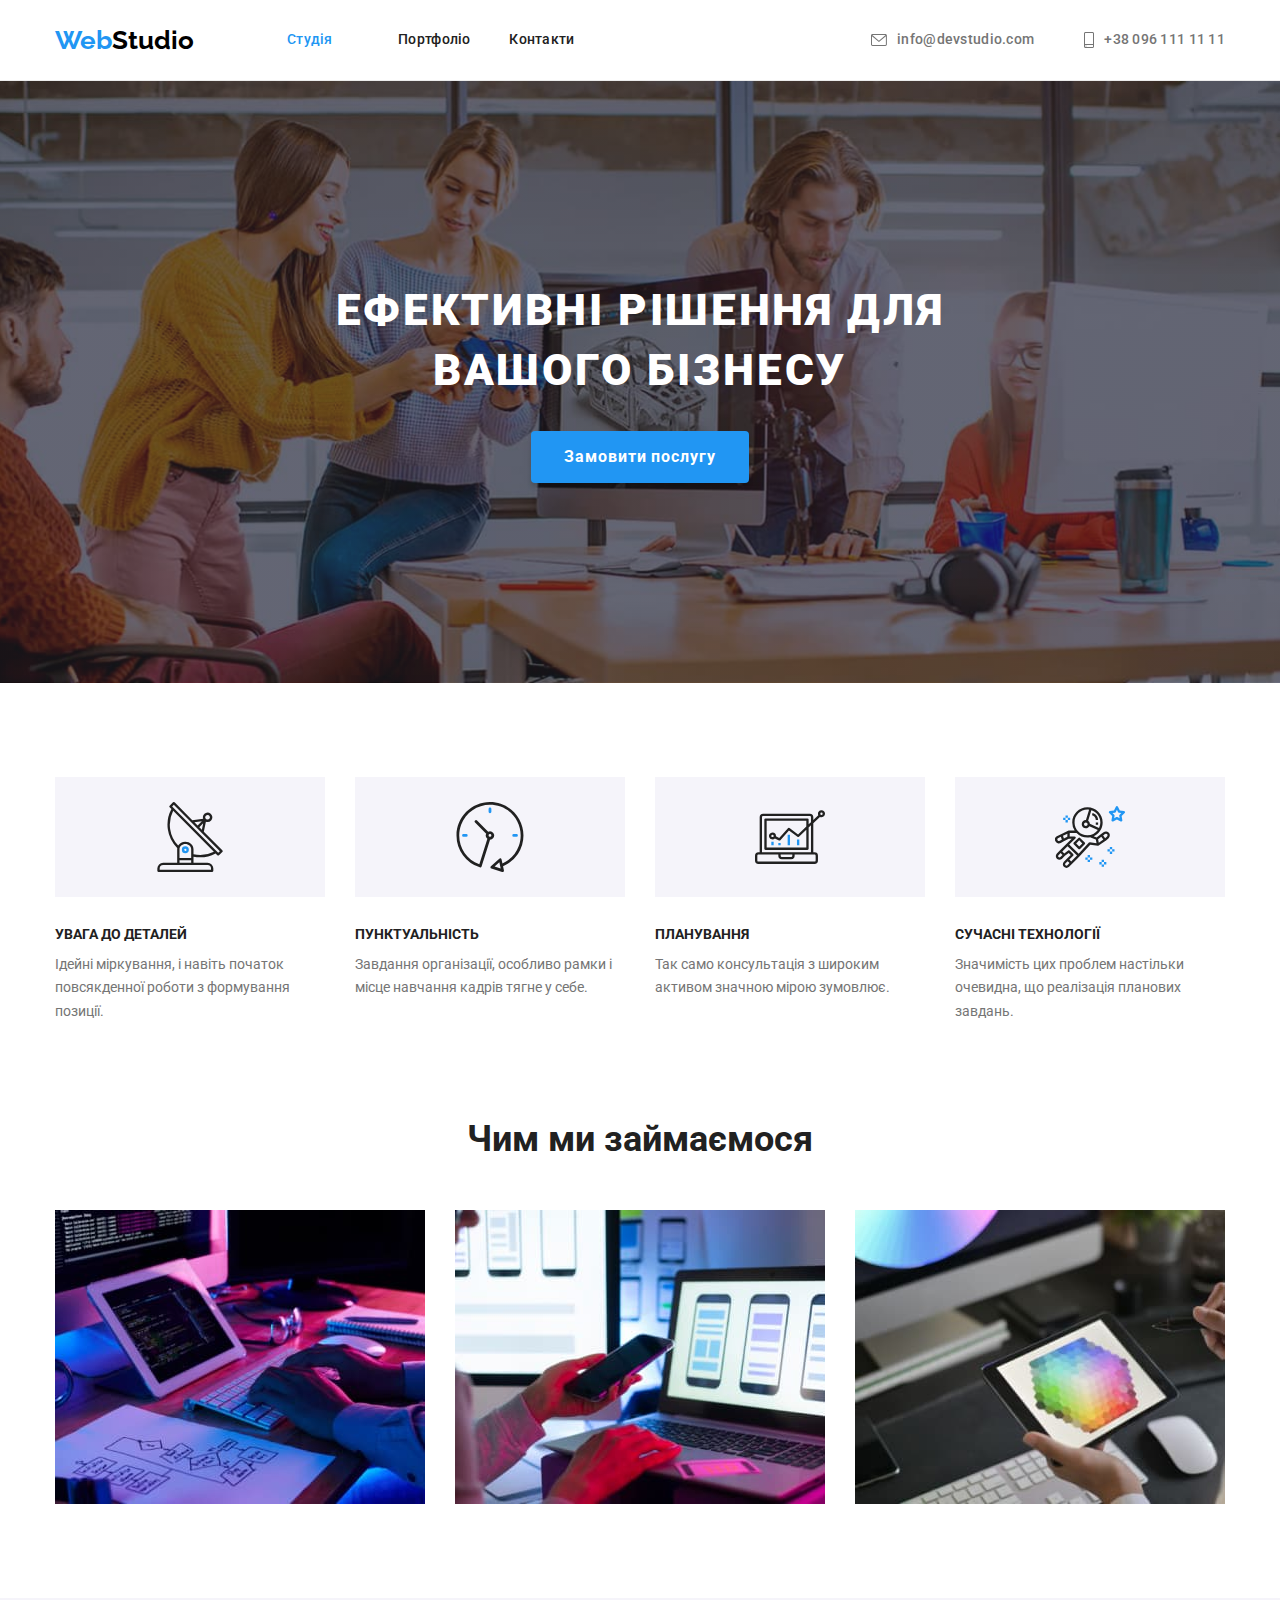
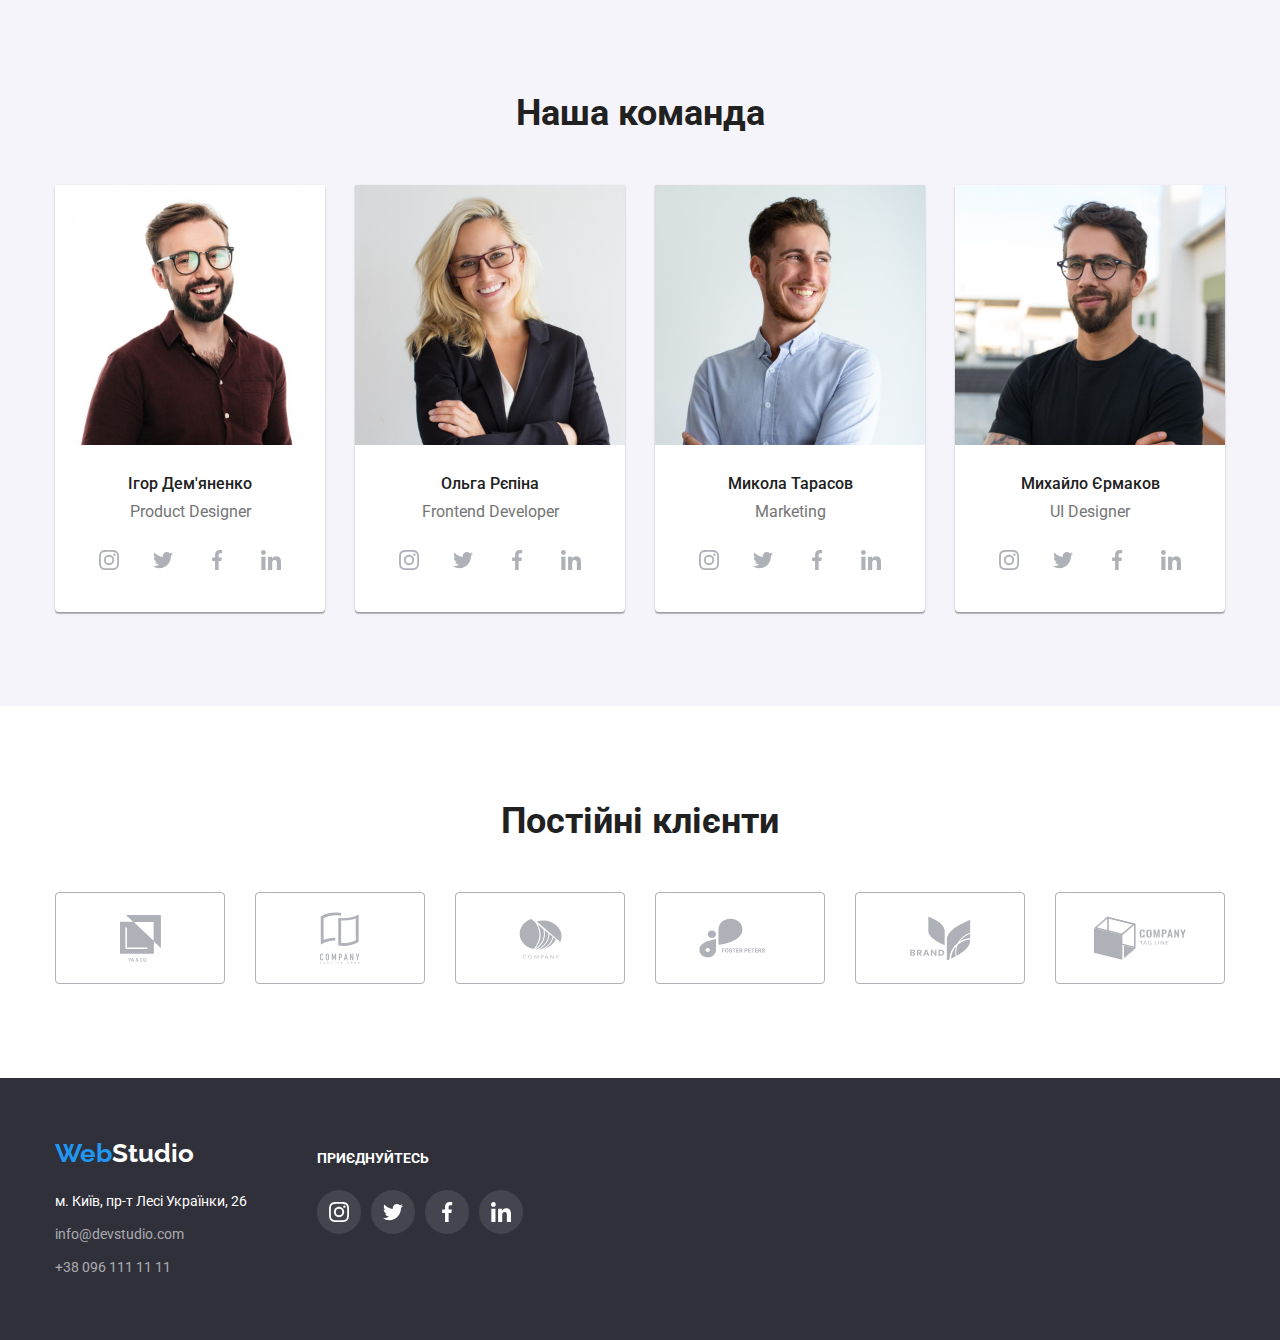
<file: index.html>
<!DOCTYPE html>
<html lang="uk">
<head>
  <meta charset="UTF-8">
  <meta http-equiv="X-UA-Compatible" content="IE=edge">
  <meta name="viewport" content="width=device-width, initial-scale=1.0">
  <title>Веб Студія</title>
  <link rel="preconnect" href="https://fonts.googleapis.com">
  <link rel="preconnect" href="https://fonts.gstatic.com" crossorigin>
  <link href="https://fonts.googleapis.com/css2?family=Raleway:wght@700&family=Roboto:wght@400;500;700;900&display=swap" rel="stylesheet">
  <link rel="stylesheet" href="https://cdnjs.cloudflare.com/ajax/libs/modern-normalize/1.1.0/modern-normalize.css" integrity="sha512-Y0MM+V6ymRKN2zStTqzQ227DWhhp4Mzdo6gnlRnuaNCbc+YN/ZH0sBCLTM4M0oSy9c9VKiCvd4Jk44aCLrNS5Q==" crossorigin="anonymous" referrerpolicy="no-referrer" />
  <link rel="stylesheet" href="./css/styles.css">
</head>
<body>
  <!-- Шапка -->
  <header class="header">
    <div class="container nav-flex">
      <nav class="header-nav">
        <!-- Лого -->
        <a class="logo link" href="./index.html">
          Web<span class="logo-black">Studio</span>
        </a>
        <!-- Навигация -->
        <ul class="header-nav-list list">
          <li class="header-nav-item">
            <a class="header-nav-link link current" href="./index.html">Студія</a>
          </li>
            
          <li class="header-nav-item">
            <a class="header-nav-link link" href="./portfolio.html">Портфоліо</a>
          </li>
            
          <li class="header-nav-item">
            <a class="header-nav-link link" href="./index.html">Контакти</a>
          </li>
            
        </ul>
      </nav>
      <!-- Контакты -->
      <ul class="header-contact-list list">
        <li class="header-contact-item">
          <a class="header-contact-link link" href="mailto:info@devstudio.com">
            <svg class="contact-icon" width="16" height="12">
              <use href="./images/iconsprite.svg#icon-mail"></use>
            </svg>
            info@devstudio.com</a>
        </li>
        <li class="header-contact-item">
          <a class="header-contact-link link" href="tel:+380961111111">
            <svg class="contact-icon" width="10" height="16">
              <use href="./images/iconsprite.svg#icon-smartphone"></use>
            </svg>
            +38 096 111 11 11</a>
        </li>
      </ul>
    </div>
  </header>

  <!-- Основной контент -->
  <main>
    <!-- Банер -->
    <section class="hero">
      <h1 class="hero-title">Ефективні рішення для вашого бізнесу</h1>
      <button class="hero-btn" type="button">Замовити послугу</button>
    </section>

    <!-- Список приеимуществ -->
    <section class="features">
      <div class="container">
        <h2 class="hidden-title">Особливості</h2>
        <ul class="features-list list">
          <li class="features-item">
            <div class="features-icon-fon">
              <svg class="features-icon" width="70" height="70">
                <use href="./images/iconsprite.svg#icon-antenna"></use>
              </svg>
            </div>

            <h3 class="features-title">увага до деталей</h3>
            <p class="features-text">
              Ідейні міркування, і навіть початок повсякденної роботи з формування позиції.
            </p>
          </li>
          <li class="features-item">
            <div class="features-icon-fon">
              <svg class="features-icon" width="70" height="70">
                <use href="./images/iconsprite.svg#icon-clock"></use>
              </svg>
            </div>

            <h3 class="features-title">пунктуальність</h3>
            <p class="features-text">
              Завдання організації, особливо рамки і місце навчання кадрів тягне у себе.
            </p>
          </li>
          <li class="features-item">
            <div class="features-icon-fon">
              <svg class="features-icon" width="70" height="70">
                <use href="./images/iconsprite.svg#icon-diagram"></use>
              </svg>
            </div>

            <h3 class="features-title">планування</h3>
            <p class="features-text">
              Так само консультація з широким активом значною мірою зумовлює.
            </p>
          </li>
          <li class="features-item">
            <div class="features-icon-fon">
              <svg class="features-icon" width="70" height="70">
                <use href="./images/iconsprite.svg#icon-astronaut"></use>
              </svg>
            </div>

            <h3 class="features-title">сучасні технології</h3>
            <p class="features-text">
              Значимість цих проблем настільки очевидна, що реалізація планових завдань.
            </p>
          </li>
        </ul>
      </div>
    </section>

    <!-- Список занятий -->
    <section class="work-section">
      <div class="container">
        <h2 class="section-title">Чим ми займаємося</h2>
        <ul class="work-list list">
          <li class="work-item">
            <img src="./images/box1.jpeg" alt="Процес написання коду" width="370">
          </li>
          <li class="work-item">
            <img src="./images/box2.jpeg" alt="Створення та дизайн додатків" width="370">
          </li>
          <li class="work-item">
            <img src="./images/box3.jpeg" alt="Підбір колорістики" width="370">
          </li>
        </ul>
      </div>
    </section>

    <!-- Наша команда -->
    <section class="team-section">
      <div class="container">
        <h2 class="section-title">Наша команда</h2>
        <ul class="team-list list">
          <li class="team-item">
            <img src="./images/igor.jpeg" alt="Ігор" width="270">
            <div class="team-workers">
              <h3 class="team-worker">Ігор Дем'яненко</h3>
              <p class="team-profession" lang="en">Product Designer</p>

              <ul class="team-social-list list">
                <li class="team-social-item">
                  <a href="" class="team-social-link link">
                    <svg class="team-social-icon" width="20" height="20">
                      <use href="./images/iconsprite.svg#icon-instagram"></use>
                    </svg>
                  </a>
                </li>

                <li class="team-social-item">
                  <a href="" class="team-social-link link">
                    <svg class="team-social-icon" width="20" height="20">
                      <use href="./images/iconsprite.svg#icon-twitter"></use>
                    </svg>
                  </a>
                </li>

                <li class="team-social-item">
                  <a href="" class="team-social-link link">
                    <svg class="team-social-icon" width="20" height="20">
                      <use href="./images/iconsprite.svg#icon-facebook"></use>
                    </svg>
                  </a>
                </li>

                <li class="team-social-item">
                  <a href="" class="team-social-link link">
                    <svg class="team-social-icon" width="20" height="20">
                      <use href="./images/iconsprite.svg#icon-linkedin"></use>
                    </svg>
                  </a>
                </li>
              </ul>

            </div>
          </li>
          <li class="team-item">
            <img src="./images/olya.jpeg" alt="Ольга" width="270">
            <div class="team-workers">
              <h3 class="team-worker">Ольга Рєпіна</h3>
              <p class="team-profession" lang="en">Frontend Developer</p>

              <ul class="team-social-list list">
                <li class="team-social-item">
                  <a href="" class="team-social-link link">
                    <svg class="team-social-icon" width="20" height="20">
                      <use href="./images/iconsprite.svg#icon-instagram"></use>
                    </svg>
                  </a>
                </li>

                <li class="team-social-item">
                  <a href="" class="team-social-link link">
                    <svg class="team-social-icon" width="20" height="20">
                      <use href="./images/iconsprite.svg#icon-twitter"></use>
                    </svg>
                  </a>
                </li>

                <li class="team-social-item">
                  <a href="" class="team-social-link link">
                    <svg class="team-social-icon" width="20" height="20">
                      <use href="./images/iconsprite.svg#icon-facebook"></use>
                    </svg>
                  </a>
                </li>

                <li class="team-social-item">
                  <a href="" class="team-social-link link">
                    <svg class="team-social-icon" width="20" height="20">
                      <use href="./images/iconsprite.svg#icon-linkedin"></use>
                    </svg>
                  </a>
                </li>
              </ul>

            </div>
          </li>
          <li class="team-item">
            <img src="./images/kolya.jpeg" alt="Микола" width="270">
            <div class="team-workers">
              <h3 class="team-worker">Микола Тарасов</h3>
              <p class="team-profession" lang="en">Marketing</p>

              <ul class="team-social-list list">
                <li class="team-social-item">
                  <a href="" class="team-social-link link">
                    <svg class="team-social-icon" width="20" height="20">
                      <use href="./images/iconsprite.svg#icon-instagram"></use>
                    </svg>
                  </a>
                </li>

                <li class="team-social-item">
                  <a href="" class="team-social-link link">
                    <svg class="team-social-icon" width="20" height="20">
                      <use href="./images/iconsprite.svg#icon-twitter"></use>
                    </svg>
                  </a>
                </li>

                <li class="team-social-item">
                  <a href="" class="team-social-link link">
                    <svg class="team-social-icon" width="20" height="20">
                      <use href="./images/iconsprite.svg#icon-facebook"></use>
                    </svg>
                  </a>
                </li>

                <li class="team-social-item">
                  <a href="" class="team-social-link link">
                    <svg class="team-social-icon" width="20" height="20">
                      <use href="./images/iconsprite.svg#icon-linkedin"></use>
                    </svg>
                  </a>
                </li>
              </ul>

            </div>
          </li>
          <li class="team-item">
            <img src="./images/misha.jpeg" alt="Михайло" width="270">
            <div class="team-workers">
              <h3 class="team-worker">Михайло Єрмаков</h3>
              <p class="team-profession" lang="en">UI Designer</p>

              <ul class="team-social-list list">
                <li class="team-social-item">
                  <a href="" class="team-social-link link">
                    <svg class="team-social-icon" width="20" height="20">
                      <use href="./images/iconsprite.svg#icon-instagram"></use>
                    </svg>
                  </a>
                </li>

                <li class="team-social-item">
                  <a href="" class="team-social-link link">
                    <svg class="team-social-icon" width="20" height="20">
                      <use href="./images/iconsprite.svg#icon-twitter"></use>
                    </svg>
                  </a>
                </li>

                <li class="team-social-item">
                  <a href="" class="team-social-link link">
                    <svg class="team-social-icon" width="20" height="20">
                      <use href="./images/iconsprite.svg#icon-facebook"></use>
                    </svg>
                  </a>
                </li>

                <li class="team-social-item">
                  <a href="" class="team-social-link link">
                    <svg class="team-social-icon" width="20" height="20">
                      <use href="./images/iconsprite.svg#icon-linkedin"></use>
                    </svg>
                  </a>
                </li>
              </ul>

            </div>
          </li>
        </ul>
      </div>
    </section>

    <!-- Клиенты -->
      <section class="client-section">
        <div class="container">
          <h2 class="client-title">Постійні клієнти</h2>
          <ul class="client-list list">
            <li class="client-item">
              <a class="client-link link" href="">
                <svg class="client-icon" width="41" height="47">
                  <use href="./images/iconsprite.svg#icon-client1"></use>
                </svg>
              </a>
            </li>

            <li class="client-item">
              <a class="client-link link" href="">
                <svg class="client-icon" width="40" height="52">
                  <use href="./images/iconsprite.svg#icon-client2"></use>
                </svg>
              </a>
            </li>

            <li class="client-item">
              <a class="client-link link" href="">
                <svg class="client-icon" width="43" height="41">
                  <use href="./images/iconsprite.svg#icon-client3"></use>
                </svg>
              </a>
            </li>

            <li class="client-item">
              <a class="client-link link" href="">
                <svg class="client-icon" width="84" height="40">
                  <use href="./images/iconsprite.svg#icon-client4"></use>
                </svg>
              </a>
            </li>

            <li class="client-item">
              <a class="client-link link" href="">
                <svg class="client-icon" width="63" height="45">
                  <use href="./images/iconsprite.svg#icon-client5"></use>
                </svg>
              </a>
            </li>

            <li class="client-item">
              <a class="client-link link" href="">
                <svg class="client-icon" width="94" height="44">
                  <use href="./images/iconsprite.svg#icon-client6"></use>
                </svg>
              </a>
            </li>
          </ul>
        </div>
      </section>

  </main>

  <!-- Подвал -->
  <footer class="footer">
    <div class="container">
      <div class="footer-flex">
        <div class="footer-contacts-flex">
          <a class="logo link" href="./index.html" >
            Web<span class="logo-white">Studio</span>
          </a>
          <!-- Контакты -->
          <address class="footer-contacts">
            <ul class=" footer-contact-list list">
              <li class="footer-contact-item">
                <a class="footer-contact-link address link" href="https://goo.gl/maps/vBp6YSZijUW81bZh8 " target="_blank" rel="noreferrer noopener">м. Київ, пр-т Лесі Українки, 26</a>
              </li>
              <li class="footer-contact-item">
                <a class="footer-contact-link link" href="mailto:info@devstudio.com">info@devstudio.com</a>
              </li>
              <li class="footer-contact-item">
                <a class="footer-contact-link link" href="tel:+380961111111">+38 096 111 11 11</a>
              </li>
            </ul>
          </address>
        </div>

        <div class="footer-social-flex">
          <p class="footer-social-text">приєднуйтесь</p>
          <ul class="footer-social-list list">
            <li class="footer-social-item">
              <a class="footer-social-link" href="">
                <svg class="footer-social-icon" width="20" height="20">
                  <use href="./images/iconsprite.svg#icon-instagram"></use>
                  </svg>
              </a>
            </li>

            <li class="footer-social-item">
              <a class="footer-social-link" href="">
                <svg class="footer-social-icon" width="20" height="20">
                  <use href="./images/iconsprite.svg#icon-twitter"></use>
                </svg>
              </a>
            </li>

            <li class="footer-social-item">
              <a class="footer-social-link" href="">
                <svg class="footer-social-icon" width="20" height="20">
                  <use href="./images/iconsprite.svg#icon-facebook"></use>
                </svg>
              </a>
            </li>

            <li class="footer-social-item">
              <a class="footer-social-link" href="">
                <svg class="footer-social-icon" width="20" height="20">
                  <use href="./images/iconsprite.svg#icon-linkedin"></use>
                </svg>
              </a>
            </li>
          </ul>
          </div>
      </div>
    </div>
  </footer>
</body>
</html>
</file>
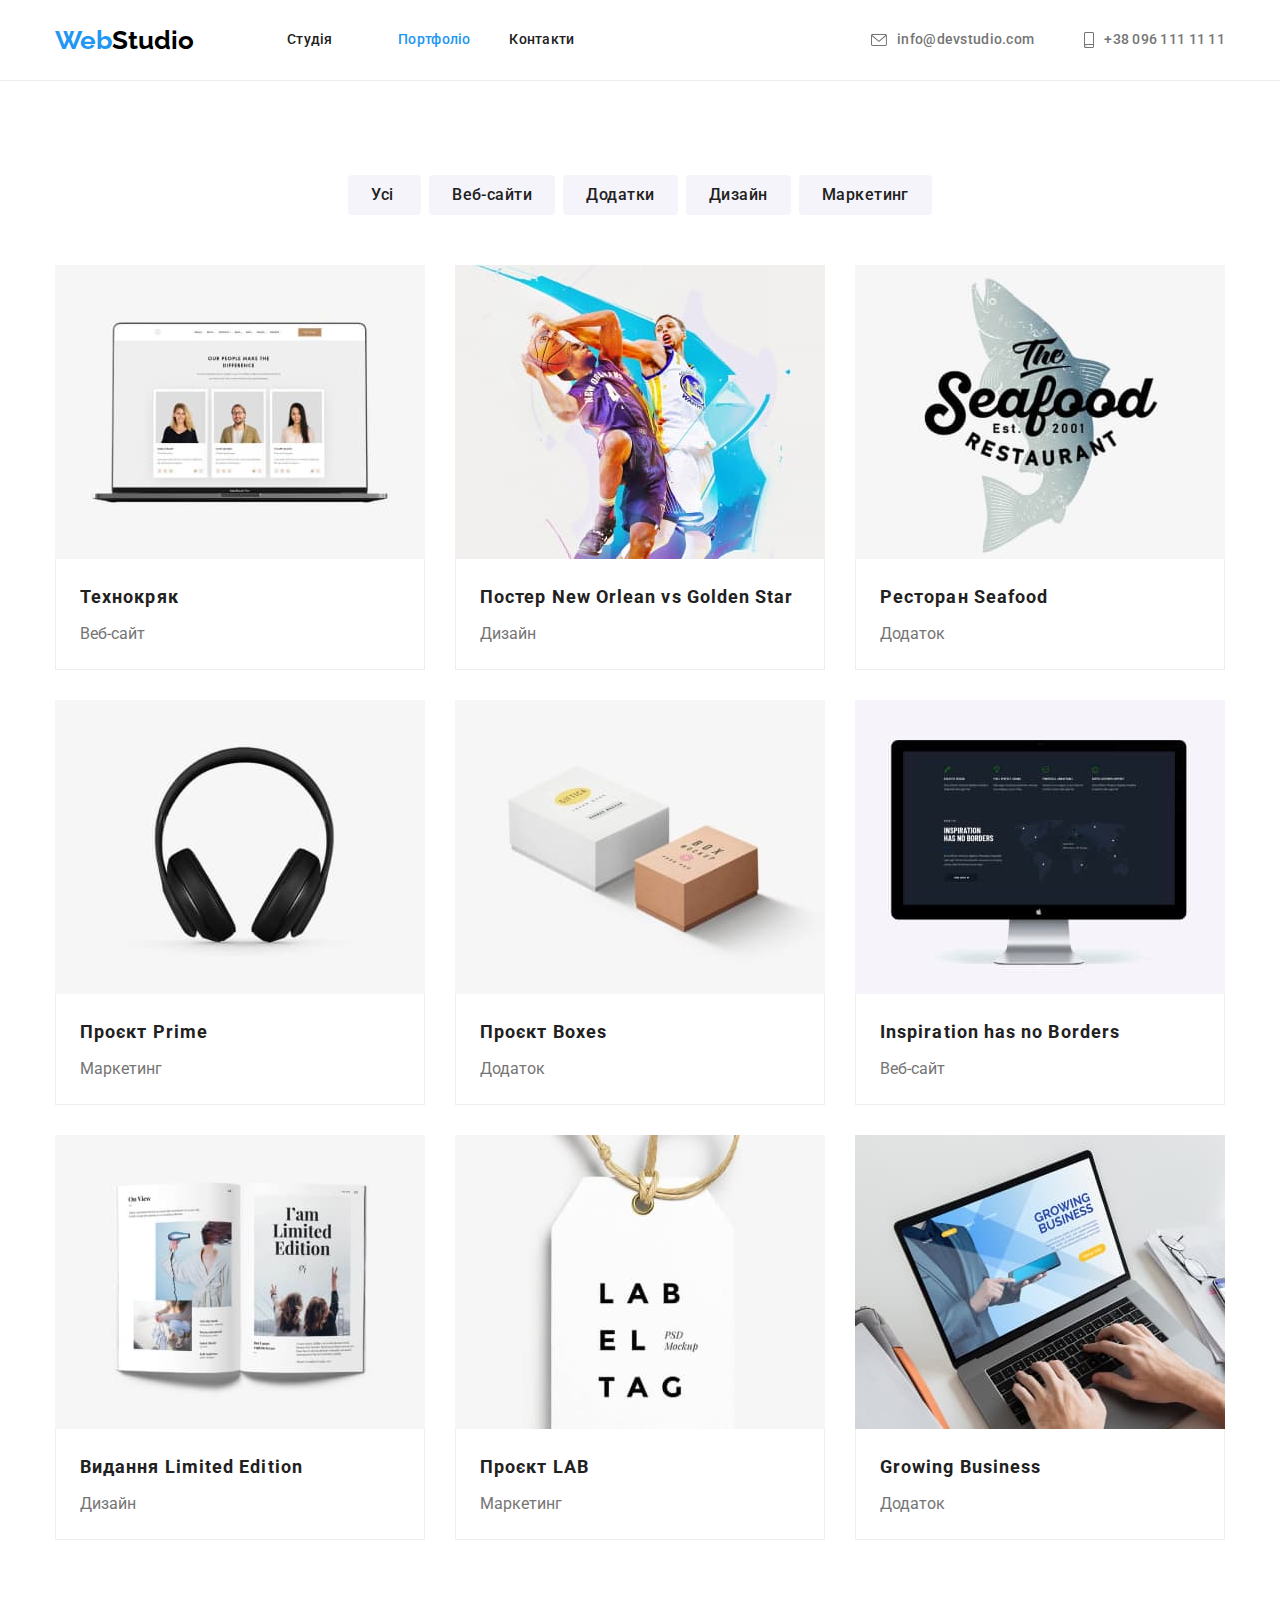
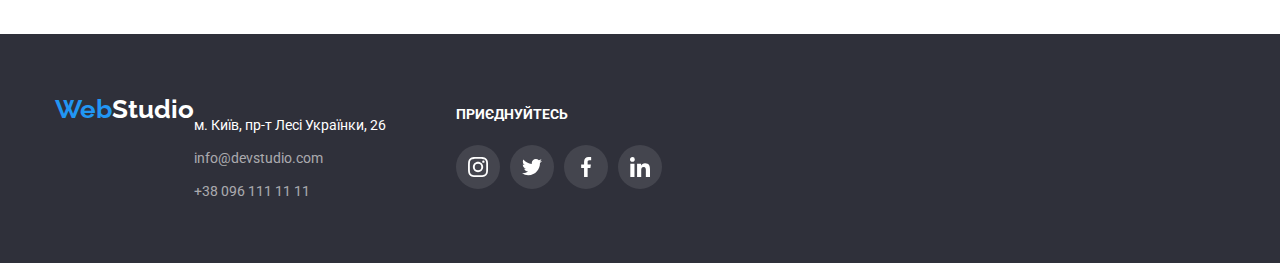
<file: portfolio.html>
<!DOCTYPE html>
<html lang="uk">
  <head>
    <meta charset="UTF-8" />
    <meta http-equiv="X-UA-Compatible" content="IE=edge" />
    <meta name="viewport" content="width=device-width, initial-scale=1.0" />
    <title>Веб Студія</title>
    <link rel="preconnect" href="https://fonts.googleapis.com" />
    <link rel="preconnect" href="https://fonts.gstatic.com" crossorigin />
    <link
      href="https://fonts.googleapis.com/css2?family=Raleway:wght@700&family=Roboto:wght@400;500;700;900&display=swap"
      rel="stylesheet"
    />
    <link
      rel="stylesheet"
      href="https://cdnjs.cloudflare.com/ajax/libs/modern-normalize/1.1.0/modern-normalize.css"
      integrity="sha512-Y0MM+V6ymRKN2zStTqzQ227DWhhp4Mzdo6gnlRnuaNCbc+YN/ZH0sBCLTM4M0oSy9c9VKiCvd4Jk44aCLrNS5Q=="
      crossorigin="anonymous"
      referrerpolicy="no-referrer"
    />
    <link rel="stylesheet" href="./css/styles.css" />
  </head>
  <body>
    <!-- Шапка -->
    <header class="header">
      <div class="container nav-flex">
        <nav class="header-nav">
          <!-- Лого -->
          <a class="logo link" href="./index.html">
            Web<span class="logo-black">Studio</span>
          </a>
          <!-- Навигация -->
          <ul class="header-nav-list list">
            <li class="header-nav-item">
              <a class="header-nav-link link" href="./index.html">Студія</a>
            </li>
            <li class="header-nav-item">
              <a class="header-nav-link link current" href="./portfolio.html"
                >Портфоліо</a
              >
            </li>
            <li class="header-nav-item">
              <a class="header-nav-link link" href="./index.html">Контакти</a>
            </li>
          </ul>
        </nav>
        <!-- Контакты -->
        <ul class="header-contact-list list">
          <li class="header-contact-item">
            <a
              class="header-contact-link link"
              href="mailto:info@devstudio.com"
            >
              <svg class="contact-icon" width="16" height="12">
                <use href="./images/iconsprite.svg#icon-mail"></use>
              </svg>
              info@devstudio.com</a
            >
          </li>
          <li class="header-contact-item">
            <a class="header-contact-link link" href="tel:+380961111111">
              <svg class="contact-icon" width="10" height="16">
                <use href="./images/iconsprite.svg#icon-smartphone"></use>
              </svg>
              +38 096 111 11 11</a
            >
          </li>
        </ul>
      </div>
    </header>

    <!-- Примеры работ -->
    <main>
      <section class="portfolio-section">
        <div class="container">
          <h1 hidden>Приклади робіт</h1>
          <ul class="portfolio-btn-list list">
            <li class="portfolio-btn-item">
              <button class="portfolio-btn" type="button">Усі</button>
            </li>
            <li class="portfolio-btn-item">
              <button class="portfolio-btn" type="button">Веб-сайти</button>
            </li>
            <li class="portfolio-btn-item">
              <button class="portfolio-btn" type="button">Додатки</button>
            </li>
            <li class="portfolio-btn-item">
              <button class="portfolio-btn" type="button">Дизайн</button>
            </li>
            <li class="portfolio-btn-item">
              <button class="portfolio-btn" type="button">Маркетинг</button>
            </li>
          </ul>
        </div>

        <!-- Портфолио примеров работ -->
        <div class="container">
          <ul class="portfolio-list list">
            <li class="portfolio-item">
              <a class="link" href="">
                <img src="./images/websait.jpeg" alt="вебсайт" width="370" />
                <div class="portfolio-border">
                  <h2 class="portfolio-list-title">Технокряк</h2>
                  <p class="portfolio-list-text">Веб-сайт</p>
                </div>
              </a>
            </li>
            <li class="portfolio-item">
              <a class="link" href="">
                <img src="./images/basketsport.jpeg" alt="постер" width="370" />
                <div class="portfolio-border">
                  <h2 class="portfolio-list-title">
                    Постер New Orlean vs Golden Star
                  </h2>
                  <p class="portfolio-list-text">Дизайн</p>
                </div>
              </a>
            </li>
            <li class="portfolio-item">
              <a class="link" href="">
                <img
                  src="./images/seafood.jpeg"
                  alt="додаток ресторан"
                  width="370"
                />
                <div class="portfolio-border">
                  <h2 class="portfolio-list-title">Ресторан Seafood</h2>
                  <p class="portfolio-list-text">Додаток</p>
                </div>
              </a>
            </li>
            <li class="portfolio-item">
              <a class="link" href="">
                <img
                  src="./images/headphones.jpeg"
                  alt="навушники"
                  width="370"
                />
                <div class="portfolio-border">
                  <h2 class="portfolio-list-title">Проєкт Prime</h2>
                  <p class="portfolio-list-text">Маркетинг</p>
                </div>
              </a>
            </li>
            <li class="portfolio-item">
              <a class="link" href="">
                <img src="./images/box.jpeg" alt="коробки" width="370" />
                <div class="portfolio-border">
                  <h2 class="portfolio-list-title">Проєкт Boxes</h2>
                  <p class="portfolio-list-text">Додаток</p>
                </div>
              </a>
            </li>
            <li class="portfolio-item">
              <a class="link" href="">
                <img src="./images/mac.jpeg" alt="макентош" width="370" />
                <div class="portfolio-border">
                  <h2 class="portfolio-list-title">
                    Inspiration has no Borders
                  </h2>
                  <p class="portfolio-list-text">Веб-сайт</p>
                </div>
              </a>
            </li>
            <li class="portfolio-item">
              <a class="link" href="">
                <img src="./images/book.jpeg" alt="книга" width="370" />
                <div class="portfolio-border">
                  <h2 class="portfolio-list-title">Видання Limited Edition</h2>
                  <p class="portfolio-list-text">Дизайн</p>
                </div>
              </a>
            </li>
            <li class="portfolio-item">
              <a class="link" href="">
                <img src="./images/lab.jpeg" alt="лейба" width="370" />
                <div class="portfolio-border">
                  <h2 class="portfolio-list-title">Проєкт LAB</h2>
                  <p class="portfolio-list-text">Маркетинг</p>
                </div>
              </a>
            </li>
            <li class="portfolio-item border">
              <a class="link" href="">
                <img src="./images/macpro.jpeg" alt="макбук" width="370" />
                <div class="portfolio-border">
                  <h2 class="portfolio-list-title">Growing Business</h2>
                  <p class="portfolio-list-text">Додаток</p>
                </div>
              </a>
            </li>
          </ul>
        </div>
      </section>
    </main>

    <!-- Подвал -->
    <footer class="footer">
      <div class="container">
        <div class="footer-flex">
          <a class="logo link" href="./index.html">
            Web<span class="logo-white">Studio</span>
          </a>
          <!-- Контакты -->
          <address class="footer-contacts">
            <ul class="footer-contact-list list">
              <li class="footer-contact-item">
                <a
                  class="footer-contact-link address link"
                  href="https://goo.gl/maps/vBp6YSZijUW81bZh8 "
                  target="_blank"
                  rel="noreferrer noopener"
                  >м. Київ, пр-т Лесі Українки, 26</a
                >
              </li>
              <li class="footer-contact-item">
                <a
                  class="footer-contact-link link"
                  href="mailto:info@devstudio.com"
                  >info@devstudio.com</a
                >
              </li>
              <li class="footer-contact-item">
                <a class="footer-contact-link link" href="tel:+380961111111"
                  >+38 096 111 11 11</a
                >
              </li>
            </ul>
          </address>

          <div class="footer-social-flex">
            <p class="footer-social-text">приєднуйтесь</p>
            <ul class="footer-social-list list">
              <li class="footer-social-item">
                <a class="footer-social-link" href="">
                  <svg class="footer-social-icon" width="20" height="20">
                    <use href="./images/iconsprite.svg#icon-instagram"></use>
                  </svg>
                </a>
              </li>

              <li class="footer-social-item">
                <a class="footer-social-link" href="">
                  <svg class="footer-social-icon" width="20" height="20">
                    <use href="./images/iconsprite.svg#icon-twitter"></use>
                  </svg>
                </a>
              </li>

              <li class="footer-social-item">
                <a class="footer-social-link" href="">
                  <svg class="footer-social-icon" width="20" height="20">
                    <use href="./images/iconsprite.svg#icon-facebook"></use>
                  </svg>
                </a>
              </li>

              <li class="footer-social-item">
                <a class="footer-social-link" href="">
                  <svg class="footer-social-icon" width="20" height="20">
                    <use href="./images/iconsprite.svg#icon-linkedin"></use>
                  </svg>
                </a>
              </li>
            </ul>
          </div>
        </div>
      </div>
    </footer>
  </body>
</html>
</file>
<file: css/styles.css>
:root {
  --primary-text-color: #212121;
  --secondary-text-color: #757575;
  --accent-color: #2196f3;
  --black-logo-color: #000000;
  --footer-text-color: rgba(255, 255, 255, 0.6);
  --white-back-text-color: #ffffff;
  --hero-background-color: #2f303a;
  --team-background-color: #f5f4fa;
}

*,
*::before,
*::after {
  box-sizing: border-box;
}

body {
  color: var(--primary-text-color);
  background-color: var(--white-back-text-color);
  font-family: "Roboto", sans-serif;
  font-size: 14px;
  line-height: 1.71;
}

/* ~~~~~~~~~Убираем точки списков~~~~~~~~ */
.list {
  list-style: none;
}

/* ~~~~~~~~Убираем подчеркивание ссылок~~~~~~~~ */
.link {
  text-decoration: none;
}

/* ~~~~~глобальный сброс margin, padding~~~~~ */
h1,
h2,
h3,
p,
ul {
  margin: 0;
  padding: 0;
}

.container {
  width: 1200px;
  margin-left: auto;
  margin-right: auto;
  padding-left: 15px;
  padding-right: 15px;
  /* outline: 2px solid red; */
}

img {
  display: block;
}

/* Прячемо заголовок */
.hidden-title {
  position: absolute;
  width: 1px;
  height: 1px;
  margin: -1px;
  border: 0;
  padding: 0;
  white-space: nowrap;
  clip-path: inset(100%);
  clip: rect(0 0 0 0);
  overflow: hidden;
}

/* ~~~~~~~ШАПКА~~~~~~~ */
.logo {
  font-family: "Raleway", sans-serif;
  font-weight: 700;
  font-size: 26px;
  line-height: 1.19;
  align-items: center;
  text-align: center;
  color: var(--accent-color);
}

.logo-black {
  color: var(--black-logo-color);
}

.header {
  border-bottom: 1px solid #ececec;
}

.nav-flex {
  display: flex;
  align-items: center;
}

.header-nav {
  display: flex;
  align-items: center;
}

.header-nav-list {
  display: flex;
  margin-left: 93px;
  gap: 50px;
}

.header-nav-item {
  width: calc((100% - 100px) / 3);
}

/* .header-nav-item:not(:last-child) {
  margin-right: 50px;
} */

.header-nav-link {
  display: block;
  padding-bottom: 32px;
  padding-top: 32px;

  font-weight: 500;
  line-height: 1.14;
  letter-spacing: 0.02em;
  color: var(--primary-text-color);
}

.header-contact-list {
  display: flex;
  margin-left: auto;
}

.header-contact-item + .header-contact-item {
  margin-left: 50px;
}

.header-contact-link {
  display: inline-flex;
  padding: 32px 0px 32px;
  align-items: center;

  font-weight: 500;
  line-height: 1.14;
  letter-spacing: 0.02em;
  color: var(--secondary-text-color);
}

.contact-icon {
  margin-right: 10px;
  fill: currentColor;
}

.header-contact-link:focus .contact-icon,
.header-contact-link:hover .contact-icon {
  fill: var(--accent-color);
}

.header-nav-link:hover,
.header-nav-link:focus,
.header-contact-link:hover,
.header-contact-link:focus {
  color: var(--accent-color);
}

.header-nav-link.current {
  color: var(--accent-color);
}

/* ~~~~~~~~ГЕРОЙ~~~~~~~~~ */
.hero {
  padding-top: 200px;
  padding-bottom: 200px;
  text-align: center;
  max-width: 1600px;
  min-height: 600px;
  margin-left: auto;
  margin-right: auto;
  background-image: linear-gradient(
      to right,
      rgba(47, 48, 58, 0.4),
      rgba(47, 48, 58, 0.4)
    ),
    url(../images/fon-hero.jpeg);
  background-repeat: no-repeat;
  background-position: center;
  background-size: cover;
  background-color: var(--hero-background-color);
}

.hero-title {
  margin-bottom: 30px;
  margin-left: auto;
  margin-right: auto;
  max-width: 696px;

  font-weight: 900;
  font-size: 44px;
  line-height: 1.36;
  text-align: center;
  letter-spacing: 0.06em;
  text-transform: uppercase;
  color: var(--white-back-text-color);
}

.hero-btn {
  display: inline-block;
  min-width: 200px;
  padding: 10px 32px;
  border: 1px solid transparent;
  border-radius: 4px;
  box-shadow: 0px 4px 4px rgba(0, 0, 0, 0.15);
  align-items: center;
  text-align: center;
  cursor: pointer;
  font-weight: 700;
  font-size: 16px;
  line-height: 1.87;
  letter-spacing: 0.06em;

  background-color: var(--accent-color);
  color: var(--white-back-text-color);
}

.hero-btn:hover,
.hero-btn:focus {
  background-color: var(--white-back-text-color);
  color: var(--accent-color);
}

/* ~~~~~~СПИСОК ПЕРЕВАГ~~~~~~ */
.features-list {
  display: flex;
  gap: 30px;
}

.features-item {
  width: calc((100% - 90px) / 4);
}

.features {
  padding-top: 94px;
  padding-bottom: 94px;
}

/* .features-item:not(:last-child):not(:last-child) {
  margin-right: 30px;
  max-width: 270px;
} */

.features-title {
  margin-bottom: 10px;
  font-size: 14px;
  line-height: 1.14;
  text-transform: uppercase;
}

.features-text {
  color: var(--secondary-text-color);
}

.features-icon-fon {
  display: flex;
  width: 270px;
  height: 120px;
  align-items: center;
  justify-content: center;
  flex-direction: column;
  margin-bottom: 30px;

  background-color: var(--team-background-color);
}

/* ~~~~~~~~СПИСОК ЗАНЯТЬ~~~~~~~~ */
.section-title {
  margin-bottom: 50px;
  text-align: center;
  font-size: 36px;
  line-height: 1.17;
  color: var(--primary-text-color);
}

.work-list {
  display: flex;
  gap: 30px;
}

.work-item {
  width: calc((100% - 60px) / 3);
}

/* .work-item:not(:last-child) {
  margin-right: 30px;
} */

.work-section {
  padding-bottom: 94px;
}

/* ~~~~~~~~НАША КОМАНДА~~~~~~~~ */
.team-section {
  padding-top: 94px;
  padding-bottom: 94px;
  background-color: var(--team-background-color);
}

.team-list {
  display: flex;
  gap: 30px;
}

.team-item {
  width: calc((100% - 90px) / 4);
}

/* .team-item:not(:last-child) {
  margin-right: 30px;
} */

.team-item {
  box-shadow: 0px 1px 3px rgba(0, 0, 0, 0.12), 0px 1px 1px rgba(0, 0, 0, 0.14),
    0px 2px 1px rgba(0, 0, 0, 0.2);
  border-radius: 0px 0px 4px 4px;
  background-color: var(--white-back-text-color);
}

.team-workers {
  padding: 30px 0px;
}

.team-worker {
  font-weight: 500;
  font-size: 16px;
  line-height: 1.18;
  text-align: center;
}

.team-profession {
  margin-top: 10px;
  font-size: 16px;
  line-height: 1.18;
  text-align: center;
  color: var(--secondary-text-color);
}

.team-social-list {
  display: flex;
  padding: 0px 32px;
  margin-top: 16px;
  list-style: none;
  justify-content: space-between;
  align-items: center;
}

.team-social-item {
  width: 44px;
  height: 44px;
}

.team-social-link {
  display: flex;
  align-items: center;
  justify-content: center;
  width: 44px;
  height: 44px;
  border-radius: 50%;
  color: #afb1b8;
}

.team-social-icon {
  fill: currentColor;
}

.team-social-link:hover,
.team-social-link:focus {
  color: #ffffff;
  background-color: var(--accent-color);
}

/* ---------------КЛІЄНТИ---------------- */

.client-section {
  padding-top: 94px;
  padding-bottom: 94px;
}

.client-title {
  margin-bottom: 50px;
  font-size: 36px;
  line-height: 1.17;
  text-align: center;
}

.client-list {
  display: flex;
  gap: 30px;
}

.client-item {
  width: calc((100 - 150px) / 6);
  height: 92px;
}

.client-link {
  display: flex;
  align-items: center;
  justify-content: center;
  width: 170px;
  height: 92px;
  border: 1px solid #afb1b8;
  border-radius: 4px;
}

.client-link:hover,
.client-link:focus {
  color: var(--accent-color);
  border-color: var(--accent-color);
}

.client-link:hover .client-icon {
  fill: var(--accent-color);
  border-color: var(--accent-color);
}

.client-icon {
  fill: #afb1b8;
}

.client-item:hover,
.client-item:focus {
  color: var(--accent-color);
  border-color: var(--accent-color);
}

/* ~~~~~~~~ПІДВАЛ~~~~~~~ */
.footer-contact-link {
  font-style: normal;
  line-height: 1.71;
  color: var(--footer-text-color);
}

.footer-contact-link:hover,
.footer-contact-link:focus {
  color: var(--accent-color);
}

.footer {
  padding-top: 60px;
  padding-bottom: 60px;
  background-color: var(--hero-background-color);
}

.footer-flex {
  display: flex;
  margin: 0;
  padding: 0;
  list-style: none;
}

.footer-social-text {
  padding: 20px 0px 10px 0px;
  margin-bottom: 20px;
  font-weight: 700;
  font-size: 14px;
  line-height: 1.14px;
  text-transform: uppercase;
  color: var(--white-back-text-color);
}

.footer-social-flex {
  margin-left: 70px;
  width: 206px;
}

.footer-social-list {
  display: flex;
  padding: 0;
  margin-top: 0;
  list-style: none;
  gap: 10px;
  /* justify-content: space-between; */
  align-items: center;
}

.footer-social-item {
  width: calc((100% - 30px) / 4);
  height: 44px;
}

.footer-social-link {
  display: flex;
  align-items: center;
  justify-content: center;
  width: 44px;
  height: 44px;
  border-radius: 50%;
  color: #ffffff;
  background-color: rgba(255, 255, 255, 0.1);
}

.footer-social-link:hover,
.footer-social-link:focus {
  color: #ffffff;
  background-color: var(--accent-color);
}

.footer-social-icon {
  fill: var(--white-back-text-color);
}

.logo-white {
  color: var(--white-back-text-color);
}

.footer-contacts {
  margin-top: 20px;
}

.footer-contact-item {
  margin-top: 9px;
}

.footer-contact-item:first-child {
  margin-top: 0;
}

.footer-contact-link.address {
  color: var(--white-back-text-color);
}

/* ~~~~~ . ПОРТФОЛІО . ~~~~~ */
.portfolio-section {
  padding-top: 94px;
  padding-bottom: 94px;
}

.portfolio-btn-list {
  display: flex;
  justify-content: center;
  padding-bottom: 50px;
  gap: 8px;
}

/* .portfolio-btn-item {
  width: calc((100%-32px)/5);
} */

/* .portfolio-btn-item:not(:last-child) {
  margin-right: 8px;
} */

.portfolio-btn {
  display: inline-flex;
  min-width: 73px;
  border-radius: 4px;
  border: 1px solid transparent;
  padding: 6px 22px;

  font-family: "Roboto", sans-serif;
  font-weight: 500;
  font-size: 16px;
  line-height: 1.62;
  text-align: center;
  letter-spacing: 0.03em;
  cursor: pointer;
  color: var(--primary-text-color);
  background-color: var(--team-background-color);
}

.portfolio-btn:hover,
.portfolio-btn:focus {
  box-shadow: 0px 3px 1px rgba(0, 0, 0, 0.1), 0px 1px 2px rgba(0, 0, 0, 0.08),
    0px 2px 2px rgba(0, 0, 0, 0.12);
  background-color: var(--accent-color);
  color: var(--white-back-text-color);
}

.portfolio-list {
  width: 100%;
  display: flex;
  flex-wrap: wrap;
  gap: 30px;
  /* margin: -15px; */
}

.portfolio-item {
  width: calc((100% - 60px) / 3);
  /* width: 100%; */
  /* width: calc((100%-60)/3); */
  /* margin: 15px; */
}

.portfolio-border {
  border: 1px solid #eeeeee;
  border-top: none;
  padding: 20px 24px;
}

.portfolio-list-title {
  font-size: 18px;
  line-height: 2;
  letter-spacing: 0.06em;
  color: var(--primary-text-color);
}

.portfolio-list-text {
  margin-top: 4px;
  font-size: 16px;
  line-height: 1.87;
  color: var(--secondary-text-color);
}
</file>
